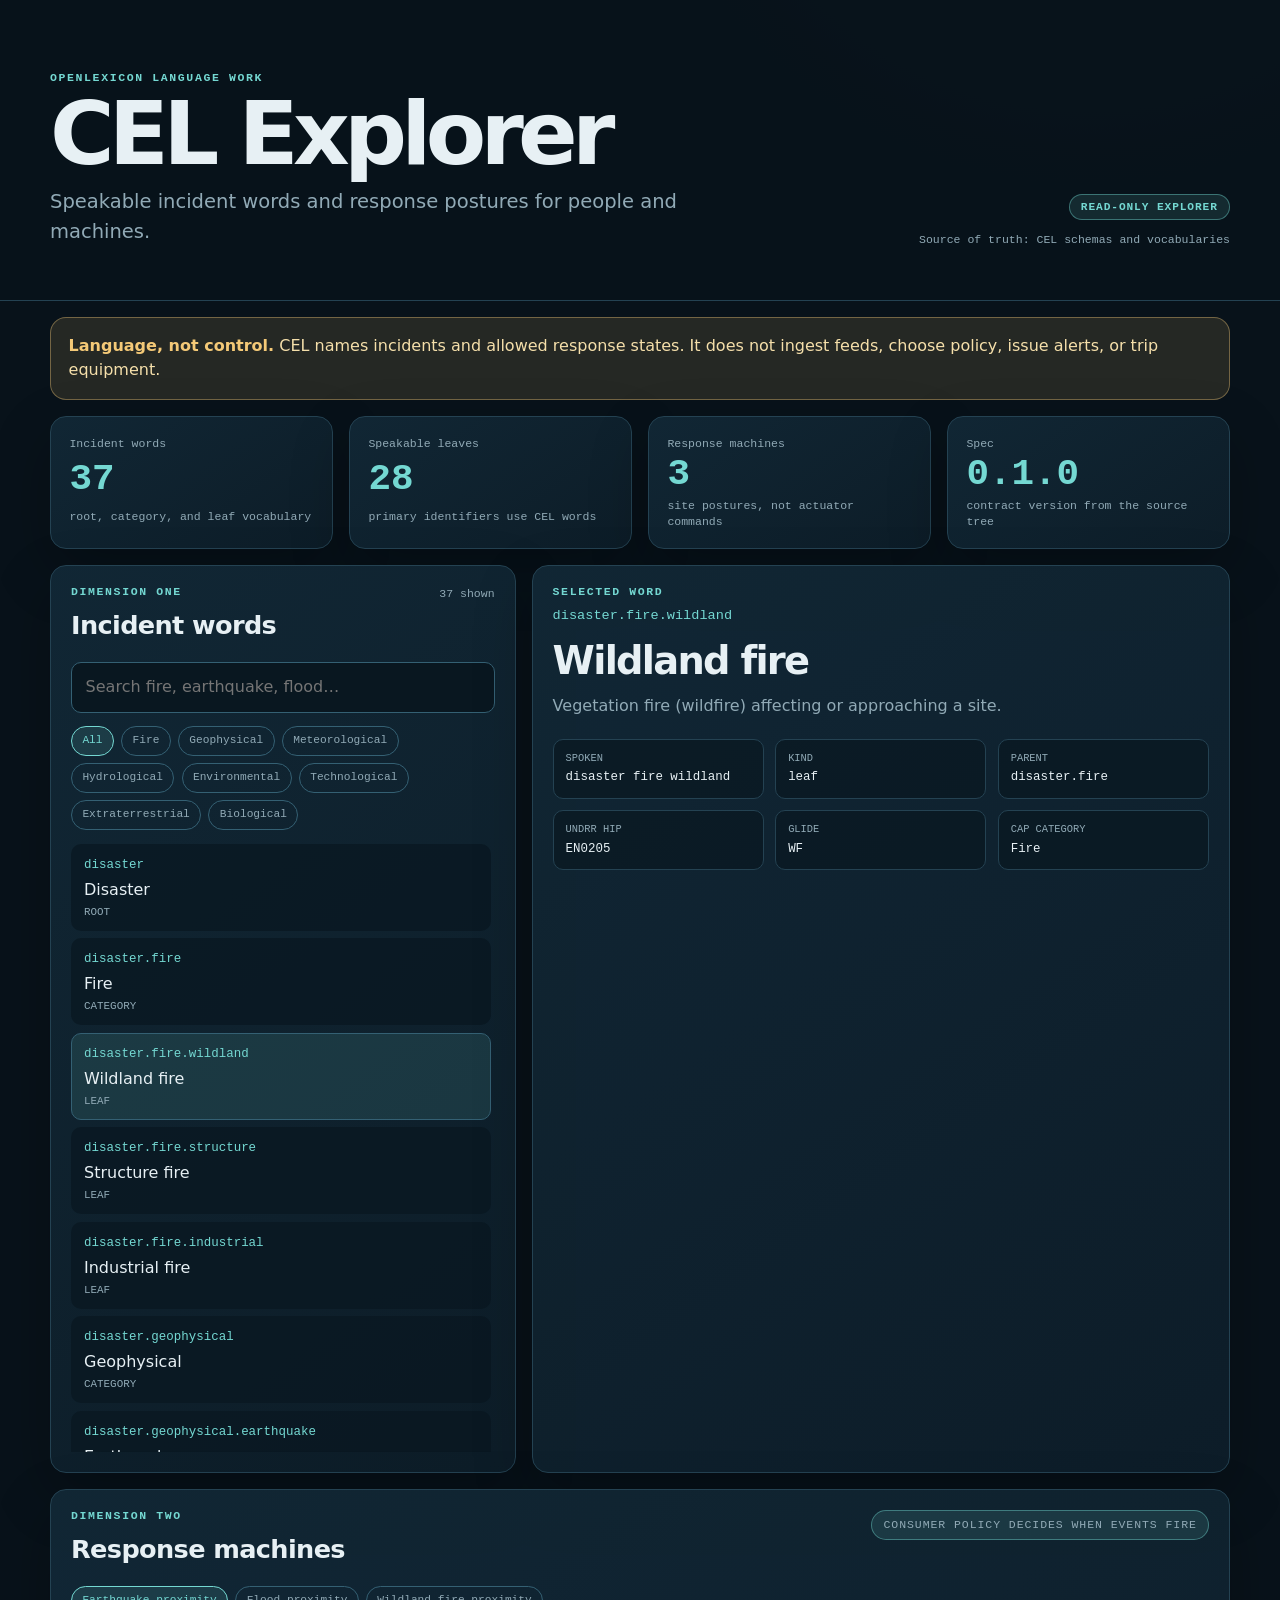
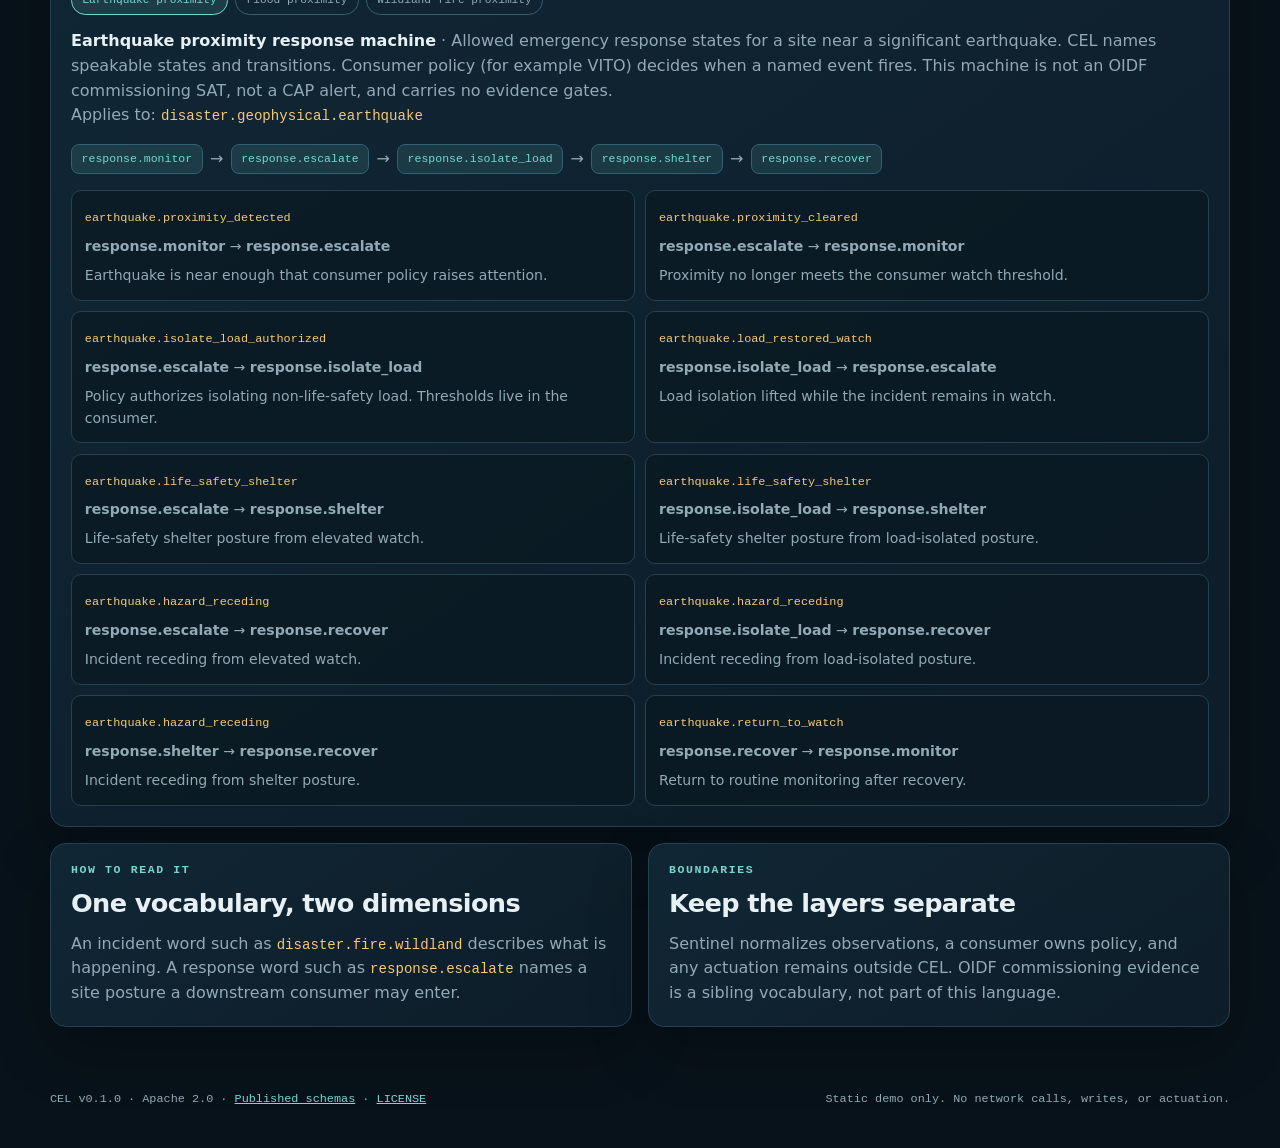
<file: website/index.html>
<!doctype html>
<html lang="en">
  <head>
    <meta charset="utf-8" />
    <meta name="viewport" content="width=device-width, initial-scale=1" />
    <meta
      name="description"
      content="A read-only explorer for CEL's speakable incident and emergency response vocabulary."
    />
    <title>CEL Explorer · OpenLexicon</title>
    <link rel="stylesheet" href="./styles.css" />
  </head>
  <body>
    <header class="site-header">
      <div class="header-inner">
        <div>
          <p class="eyebrow">OpenLexicon language work</p>
          <h1>CEL Explorer</h1>
          <p class="lede">
            Speakable incident words and response postures for people and machines.
          </p>
        </div>
        <div class="header-meta">
          <span class="status-pill">read-only explorer</span>
          <span class="source-note">Source of truth: CEL schemas and vocabularies</span>
        </div>
      </div>
    </header>

    <main class="page">
      <section class="boundary" aria-label="Boundary">
        <strong>Language, not control.</strong>
        CEL names incidents and allowed response states. It does not ingest feeds,
        choose policy, issue alerts, or trip equipment.
      </section>

      <section class="stats" aria-label="CEL summary">
        <article>
          <span class="stat-label">Incident words</span>
          <strong id="incident-count">—</strong>
          <span class="stat-note">root, category, and leaf vocabulary</span>
        </article>
        <article>
          <span class="stat-label">Speakable leaves</span>
          <strong id="leaf-count">—</strong>
          <span class="stat-note">primary identifiers use CEL words</span>
        </article>
        <article>
          <span class="stat-label">Response machines</span>
          <strong id="machine-count">—</strong>
          <span class="stat-note">site postures, not actuator commands</span>
        </article>
        <article>
          <span class="stat-label">Spec</span>
          <strong id="spec-version">—</strong>
          <span class="stat-note">contract version from the source tree</span>
        </article>
      </section>

      <section class="explorer-grid" aria-label="Incident vocabulary explorer">
        <div class="panel incident-panel">
          <div class="panel-heading">
            <div>
              <p class="eyebrow">Dimension one</p>
              <h2>Incident words</h2>
            </div>
            <span class="panel-count" id="visible-count">—</span>
          </div>
          <label class="search">
            <span class="sr-only">Search incident words</span>
            <input
              id="incident-search"
              type="search"
              placeholder="Search fire, earthquake, flood…"
              autocomplete="off"
            />
          </label>
          <div class="category-list" id="category-list" aria-label="Incident categories"></div>
          <div class="word-list" id="incident-list" role="listbox" aria-label="CEL incident words"></div>
        </div>

        <article class="panel detail-panel" aria-live="polite">
          <p class="eyebrow">Selected word</p>
          <div id="incident-detail"></div>
        </article>
      </section>

      <section class="panel response-panel" aria-label="Response machine explorer">
        <div class="panel-heading">
          <div>
            <p class="eyebrow">Dimension two</p>
            <h2>Response machines</h2>
          </div>
          <span class="readonly-label">consumer policy decides when events fire</span>
        </div>
        <div class="machine-tabs" id="machine-tabs" role="tablist" aria-label="Response machines"></div>
        <div class="machine-content" id="machine-content" role="tabpanel"></div>
      </section>

      <section class="source-grid">
        <article class="source-card">
          <p class="eyebrow">How to read it</p>
          <h2>One vocabulary, two dimensions</h2>
          <p>
            An incident word such as <code>disaster.fire.wildland</code> describes
            what is happening. A response word such as <code>response.escalate</code>
            names a site posture a downstream consumer may enter.
          </p>
        </article>
        <article class="source-card">
          <p class="eyebrow">Boundaries</p>
          <h2>Keep the layers separate</h2>
          <p>
            Sentinel normalizes observations, a consumer owns policy, and any
            actuation remains outside CEL. OIDF commissioning evidence is a sibling
            vocabulary, not part of this language.
          </p>
        </article>
      </section>
    </main>

    <footer class="site-footer">
      <p>
        CEL v0.1.0 · Apache 2.0 · <a href="./schemas/">Published schemas</a> ·
        <a href="./LICENSE">LICENSE</a>
      </p>
      <p>Static demo only. No network calls, writes, or actuation.</p>
    </footer>

    <script src="./data.js"></script>
    <script src="./app.js"></script>
  </body>
</html>
</file>
<file: website/styles.css>
:root {
  color-scheme: dark;
  --bg: #08121a;
  --surface: #0d1d28;
  --surface-raised: #112735;
  --surface-soft: #10222d;
  --line: #244252;
  --line-strong: #346073;
  --text: #e7f0f4;
  --muted: #91aab6;
  --cyan: #74d8d2;
  --cyan-soft: rgba(116, 216, 210, 0.12);
  --amber: #f4c977;
  --amber-soft: rgba(244, 201, 119, 0.12);
  --rose: #f09a9a;
  --radius: 16px;
  --shadow: 0 22px 60px rgba(0, 0, 0, 0.24);
  --sans: Inter, ui-sans-serif, system-ui, -apple-system, BlinkMacSystemFont, "Segoe UI", sans-serif;
  --mono: "IBM Plex Mono", "SFMono-Regular", Consolas, monospace;
}

* {
  box-sizing: border-box;
}

body {
  margin: 0;
  min-width: 320px;
  background:
    radial-gradient(circle at 85% -10%, rgba(116, 216, 210, 0.12), transparent 34rem),
    var(--bg);
  color: var(--text);
  font: 400 16px/1.55 var(--sans);
}

a {
  color: var(--cyan);
}

button,
input {
  font: inherit;
}

button {
  color: inherit;
}

.site-header {
  border-bottom: 1px solid var(--line);
  background: rgba(8, 18, 26, 0.86);
}

.header-inner,
.page,
.site-footer {
  width: min(1180px, calc(100% - 2rem));
  margin: 0 auto;
}

.header-inner {
  display: flex;
  align-items: end;
  justify-content: space-between;
  gap: 2rem;
  padding: 4.5rem 0 3.25rem;
}

.eyebrow {
  margin: 0 0 0.55rem;
  color: var(--cyan);
  font: 700 0.72rem/1 var(--mono);
  letter-spacing: 0.14em;
  text-transform: uppercase;
}

h1,
h2,
p {
  margin-top: 0;
}

h1 {
  margin-bottom: 0.65rem;
  font-size: clamp(2.5rem, 7vw, 5.5rem);
  letter-spacing: -0.065em;
  line-height: 0.96;
}

h2 {
  margin-bottom: 0.5rem;
  font-size: clamp(1.2rem, 2vw, 1.65rem);
  letter-spacing: -0.025em;
}

.lede {
  max-width: 42rem;
  margin-bottom: 0;
  color: var(--muted);
  font-size: clamp(1rem, 2vw, 1.22rem);
}

.header-meta {
  display: grid;
  justify-items: end;
  gap: 0.7rem;
  text-align: right;
}

.status-pill,
.readonly-label {
  display: inline-flex;
  align-items: center;
  border: 1px solid rgba(116, 216, 210, 0.42);
  border-radius: 999px;
  padding: 0.4rem 0.7rem;
  color: var(--cyan);
  background: var(--cyan-soft);
  font: 700 0.7rem/1 var(--mono);
  letter-spacing: 0.08em;
  text-transform: uppercase;
}

.source-note {
  color: var(--muted);
  font: 0.72rem/1.4 var(--mono);
}

.page {
  display: grid;
  gap: 1rem;
  padding: 1rem 0 4rem;
}

.boundary {
  border: 1px solid rgba(244, 201, 119, 0.38);
  border-radius: var(--radius);
  padding: 1rem 1.1rem;
  color: #f5dfaa;
  background: var(--amber-soft);
}

.boundary strong {
  color: var(--amber);
}

.stats {
  display: grid;
  grid-template-columns: repeat(4, 1fr);
  gap: 1rem;
}

.stats article,
.panel,
.source-card {
  border: 1px solid var(--line);
  border-radius: var(--radius);
  background: linear-gradient(145deg, rgba(17, 39, 53, 0.98), rgba(13, 29, 40, 0.98));
  box-shadow: var(--shadow);
}

.stats article {
  display: grid;
  gap: 0.3rem;
  padding: 1.15rem;
}

.stat-label,
.stat-note,
.panel-count,
.readonly-label {
  color: var(--muted);
  font: 0.72rem/1.35 var(--mono);
}

.stats strong {
  color: var(--cyan);
  font: 700 clamp(1.6rem, 3vw, 2.35rem)/1 var(--mono);
}

.panel {
  padding: 1.25rem;
}

.explorer-grid {
  display: grid;
  grid-template-columns: minmax(18rem, 0.8fr) minmax(0, 1.2fr);
  gap: 1rem;
}

.panel-heading {
  display: flex;
  align-items: start;
  justify-content: space-between;
  gap: 1rem;
  margin-bottom: 1rem;
}

.panel-heading h2 {
  margin-bottom: 0;
}

.search input {
  width: 100%;
  border: 1px solid var(--line-strong);
  border-radius: 10px;
  padding: 0.75rem 0.85rem;
  color: var(--text);
  background: #091720;
  outline: none;
}

.search input:focus {
  border-color: var(--cyan);
  box-shadow: 0 0 0 3px var(--cyan-soft);
}

.category-list,
.machine-tabs {
  display: flex;
  flex-wrap: wrap;
  gap: 0.45rem;
  margin: 0.85rem 0;
}

.filter-button,
.machine-tab {
  border: 1px solid var(--line-strong);
  border-radius: 999px;
  padding: 0.45rem 0.65rem;
  color: var(--muted);
  background: transparent;
  cursor: pointer;
  font: 0.7rem/1.2 var(--mono);
}

.filter-button:hover,
.filter-button.active,
.machine-tab:hover,
.machine-tab.active {
  border-color: var(--cyan);
  color: var(--cyan);
  background: var(--cyan-soft);
}

.word-list {
  display: grid;
  gap: 0.45rem;
  max-height: 38rem;
  overflow: auto;
  padding-right: 0.2rem;
}

.word-button {
  display: grid;
  gap: 0.18rem;
  width: 100%;
  border: 1px solid transparent;
  border-radius: 10px;
  padding: 0.7rem 0.75rem;
  text-align: left;
  background: rgba(9, 23, 32, 0.72);
  cursor: pointer;
}

.word-button:hover,
.word-button.active {
  border-color: var(--line-strong);
  background: var(--cyan-soft);
}

.word-button .word-code,
code {
  font-family: var(--mono);
}

.word-button .word-code {
  color: var(--cyan);
  font-size: 0.78rem;
}

.word-button .word-label {
  color: var(--text);
}

.word-button .word-kind {
  color: var(--muted);
  font: 0.68rem/1.2 var(--mono);
  text-transform: uppercase;
}

.detail-panel {
  min-height: 30rem;
}

.detail-empty {
  display: grid;
  min-height: 25rem;
  place-items: center;
  color: var(--muted);
  text-align: center;
}

.detail-title {
  margin: 0.35rem 0 0.25rem;
  font-size: clamp(1.5rem, 3vw, 2.5rem);
  letter-spacing: -0.045em;
}

.detail-code {
  color: var(--cyan);
  font: 0.85rem/1.4 var(--mono);
}

.detail-copy {
  max-width: 48rem;
  color: var(--muted);
}

.detail-meta {
  display: grid;
  grid-template-columns: repeat(3, minmax(0, 1fr));
  gap: 0.7rem;
  margin-top: 1.25rem;
}

.meta-box {
  border: 1px solid var(--line);
  border-radius: 10px;
  padding: 0.75rem;
  background: rgba(9, 23, 32, 0.7);
}

.meta-box dt {
  color: var(--muted);
  font: 0.65rem/1.2 var(--mono);
  text-transform: uppercase;
}

.meta-box dd {
  margin: 0.3rem 0 0;
  color: var(--text);
  font: 0.78rem/1.35 var(--mono);
  overflow-wrap: anywhere;
}

.machine-content {
  display: grid;
  gap: 1rem;
}

.machine-summary {
  color: var(--muted);
}

.machine-summary strong {
  color: var(--text);
}

.state-path {
  display: flex;
  flex-wrap: wrap;
  align-items: center;
  gap: 0.45rem;
}

.state {
  border: 1px solid var(--line-strong);
  border-radius: 8px;
  padding: 0.45rem 0.6rem;
  color: var(--cyan);
  background: var(--cyan-soft);
  font: 0.72rem/1.2 var(--mono);
}

.state-arrow {
  color: var(--muted);
}

.transition-list {
  display: grid;
  grid-template-columns: repeat(2, minmax(0, 1fr));
  gap: 0.65rem;
}

.transition {
  border: 1px solid var(--line);
  border-radius: 10px;
  padding: 0.8rem;
  background: rgba(9, 23, 32, 0.62);
}

.transition code {
  color: var(--amber);
  font-size: 0.74rem;
}

.transition p {
  margin: 0.45rem 0 0;
  color: var(--muted);
  font-size: 0.88rem;
}

.source-grid {
  display: grid;
  grid-template-columns: repeat(2, minmax(0, 1fr));
  gap: 1rem;
}

.source-card {
  padding: 1.25rem;
}

.source-card p:last-child {
  margin-bottom: 0;
  color: var(--muted);
}

code {
  color: var(--amber);
  font-size: 0.88em;
}

.site-footer {
  display: flex;
  justify-content: space-between;
  gap: 1rem;
  padding: 0 0 2.5rem;
  color: var(--muted);
  font: 0.74rem/1.45 var(--mono);
}

.site-footer p {
  margin: 0;
}

.sr-only {
  position: absolute;
  width: 1px;
  height: 1px;
  padding: 0;
  margin: -1px;
  overflow: hidden;
  clip: rect(0, 0, 0, 0);
  white-space: nowrap;
  border: 0;
}

@media (max-width: 850px) {
  .header-inner {
    display: grid;
    gap: 1.5rem;
  }

  .header-meta {
    justify-items: start;
    text-align: left;
  }

  .stats {
    grid-template-columns: repeat(2, 1fr);
  }

  .explorer-grid,
  .source-grid {
    grid-template-columns: 1fr;
  }
}

@media (max-width: 560px) {
  .header-inner,
  .page,
  .site-footer {
    width: min(100% - 1.1rem, 1180px);
  }

  .header-inner {
    padding: 3rem 0 2.25rem;
  }

  .stats {
    grid-template-columns: 1fr 1fr;
    gap: 0.6rem;
  }

  .stats article,
  .panel,
  .source-card {
    padding: 0.9rem;
  }

  .detail-meta,
  .transition-list {
    grid-template-columns: 1fr;
  }

  .site-footer {
    display: grid;
  }
}
</file>
